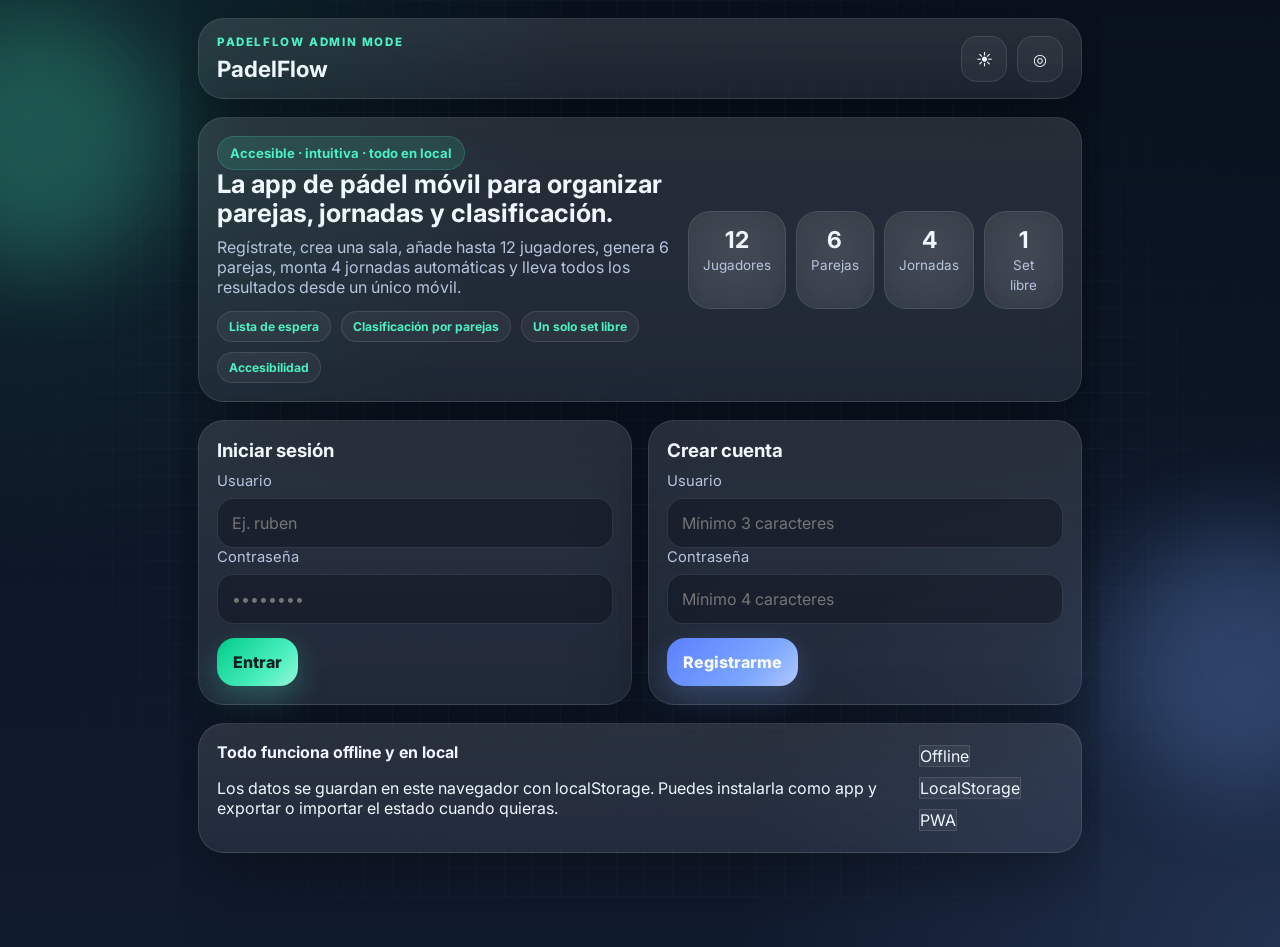
<file: index.html>
<!DOCTYPE html>
<html lang="es">
<head>
  <meta charset="UTF-8">
  <meta name="viewport" content="width=device-width, initial-scale=1.0, viewport-fit=cover">
  <meta name="theme-color" content="#09121f">
  <title>PadelFlow Admin Mode</title>
  <link rel="manifest" href="manifest.webmanifest">
  <link rel="preconnect" href="https://fonts.googleapis.com">
  <link rel="preconnect" href="https://fonts.gstatic.com" crossorigin>
  <link href="https://fonts.googleapis.com/css2?family=Inter:wght@400;500;600;700;800;900&display=swap" rel="stylesheet">
  <link rel="stylesheet" href="style.css">
</head>
<body>
  <a class="skip-link" href="#mainContent">Saltar al contenido</a>
  <div class="app-shell">
    <div class="bg-orb orb-1" aria-hidden="true"></div>
    <div class="bg-orb orb-2" aria-hidden="true"></div>
    <div class="bg-grid" aria-hidden="true"></div>

    <header class="topbar glass" role="banner">
      <div>
        <p class="eyebrow">PadelFlow Admin Mode</p>
        <h1>PadelFlow</h1>
      </div>
      <div class="topbar-actions">
        <button id="themeToggle" class="icon-btn" type="button" aria-label="Cambiar entre modo claro y oscuro">◐</button>
        <button id="motionToggle" class="icon-btn" type="button" aria-label="Activar o desactivar animaciones">◎</button>
        <div id="userBadge" class="user-badge hidden" aria-live="polite"></div>
      </div>
    </header>

    <main id="mainContent"></main>
  </div>

  <div id="toastContainer" class="toast-container" aria-live="polite" aria-atomic="true"></div>

  <template id="authTemplate">
    <section class="screen stack-lg">
      <section class="hero hero-landing glass">
        <div class="stack-md">
          <span class="hero-chip">Accesible · intuitiva · todo en local</span>
          <h2>La app de pádel móvil para organizar parejas, jornadas y clasificación.</h2>
          <p>Regístrate, crea una sala, añade hasta 12 jugadores, genera 6 parejas, monta 4 jornadas automáticas y lleva todos los resultados desde un único móvil.</p>
          <div class="chip-row">
            <span class="chip">Lista de espera</span>
            <span class="chip">Clasificación por parejas</span>
            <span class="chip">Un solo set libre</span>
            <span class="chip">Accesibilidad</span>
          </div>
        </div>
        <div class="hero-stats" aria-label="Resumen de funcionalidades">
          <div class="metric-card glass-lite"><strong>12</strong><span>Jugadores</span></div>
          <div class="metric-card glass-lite"><strong>6</strong><span>Parejas</span></div>
          <div class="metric-card glass-lite"><strong>4</strong><span>Jornadas</span></div>
          <div class="metric-card glass-lite"><strong>1</strong><span>Set libre</span></div>
        </div>
      </section>

      <div class="grid-two">
        <section class="card glass" aria-labelledby="loginTitle">
          <h3 id="loginTitle">Iniciar sesión</h3>
          <form id="loginForm" class="stack-md" novalidate>
            <label><span>Usuario</span><input name="username" autocomplete="username" required minlength="3" placeholder="Ej. ruben"></label>
            <label><span>Contraseña</span><input name="password" autocomplete="current-password" type="password" required minlength="4" placeholder="••••••••"></label>
            <button class="btn btn-primary" type="submit">Entrar</button>
          </form>
        </section>

        <section class="card glass" aria-labelledby="registerTitle">
          <h3 id="registerTitle">Crear cuenta</h3>
          <form id="registerForm" class="stack-md" novalidate>
            <label><span>Usuario</span><input name="username" autocomplete="username" required minlength="3" maxlength="20" placeholder="Mínimo 3 caracteres"></label>
            <label><span>Contraseña</span><input name="password" autocomplete="new-password" type="password" required minlength="4" maxlength="24" placeholder="Mínimo 4 caracteres"></label>
            <button class="btn btn-secondary" type="submit">Registrarme</button>
          </form>
        </section>
      </div>

      <section class="info-row glass">
        <div>
          <strong>Todo funciona offline y en local</strong>
          <p>Los datos se guardan en este navegador con localStorage. Puedes instalarla como app y exportar o importar el estado cuando quieras.</p>
        </div>
        <div class="mini-pills"><span>Offline</span><span>LocalStorage</span><span>PWA</span></div>
      </section>
    </section>
  </template>

  <template id="lobbyTemplate">
    <section class="screen stack-lg">
      <section class="hero glass">
        <div class="hero-row wrap-mobile">
          <div>
            <p class="eyebrow">Lobby principal</p>
            <h2>Salas, accesos rápidos y herramientas</h2>
            <p>Crea una sala, entra por código y usa las herramientas locales para guardar una copia o cargar una demo.</p>
          </div>
          <div class="hero-actions">
            <button id="seedDemoBtn" class="btn btn-ghost" type="button">Cargar demo</button>
            <button id="logoutBtn" class="btn btn-ghost" type="button">Salir</button>
          </div>
        </div>
      </section>

      <div class="grid-two">
        <section class="card glass">
          <h3>Crear sala</h3>
          <form id="createRoomForm" class="stack-md">
            <label><span>Nombre de la sala</span><input name="roomName" required maxlength="30" placeholder="Ej. Liga Sábado Mañana"></label>
            <button class="btn btn-primary" type="submit">Crear sala</button>
          </form>
        </section>

        <section class="card glass">
          <h3>Entrar por código</h3>
          <form id="joinByCodeForm" class="stack-md">
            <label><span>Código de sala</span><input name="roomCode" required maxlength="8" placeholder="Ej. PF4K9A"></label>
            <button class="btn btn-secondary" type="submit">Acceder</button>
          </form>
        </section>
      </div>

      <section class="card glass stack-md">
        <div class="section-title-row wrap-mobile"><h3>Herramientas locales</h3><span class="subtle">Copia de seguridad y reinicio</span></div>
        <div class="tool-grid-3">
          <button id="exportStateBtn" class="btn btn-ghost" type="button">Exportar datos</button>
          <label class="file-input-btn btn btn-ghost" for="importStateInput">Importar datos</label>
          <input id="importStateInput" class="hidden" type="file" accept="application/json">
          <button id="resetStateBtn" class="btn btn-danger" type="button">Resetear app</button>
        </div>
      </section>

      <section class="stack-md">
        <div class="section-title-row wrap-mobile"><h3>Salas disponibles</h3><span class="subtle">Vista rápida local</span></div>
        <div id="roomsList" class="stack-md"></div>
      </section>
    </section>
  </template>

  <template id="roomTemplate">
    <section class="screen stack-lg">
      <section class="hero glass room-hero">
        <div class="hero-row wrap-mobile">
          <div>
            <p class="eyebrow">Sala de juego</p>
            <h2 id="roomTitle"></h2>
            <p id="roomMeta"></p>
          </div>
          <div class="hero-actions">
            <button id="copyCodeBtn" class="btn btn-ghost" type="button">Copiar código</button>
            <button id="shareSummaryBtn" class="btn btn-ghost" type="button">Copiar resumen</button>
            <button id="leaveRoomBtn" class="btn btn-danger" type="button">Salir de sala</button>
            <button id="backLobbyBtn" class="btn btn-ghost" type="button">Volver</button>
          </div>
        </div>
        <div id="roomTopStats" class="top-metrics"></div>
      </section>

      <nav class="quick-tabs card glass" aria-label="Navegación interna de la sala">
        <a href="#playersSection" class="chip">Jugadores</a>
        <a href="#pairsSection" class="chip">Parejas</a>
        <a href="#scheduleSection" class="chip">Jornadas</a>
        <a href="#standingsSection" class="chip">Clasificación</a>
        <a href="#socialSection" class="chip">Historial y chat</a>
      </nav>

      <section id="playersSection" class="card glass stack-md">
        <div class="section-title-row wrap-mobile"><h3>Jugadores</h3><span id="capacityBadge" class="capacity-badge"></span></div>
        <div id="playersGrid" class="players-grid"></div>
      </section>

      <section id="attendanceCard" class="card glass stack-md"></section>
      <section id="waitlistCard" class="card glass stack-md"></section>
      <section id="adminPanel" class="stack-lg"></section>

      <div class="grid-two room-grid-bottom">
        <section id="pairsSection" class="card glass stack-md">
          <div class="section-title-row wrap-mobile"><h3>Parejas</h3><span class="subtle">Sorteo inicial</span></div>
          <div id="pairsList" class="stack-sm"></div>
        </section>

        <section id="standingsSection" class="card glass stack-md">
          <div class="section-title-row wrap-mobile"><h3>Clasificación</h3><span class="subtle">Por parejas</span></div>
          <div id="standingsPodium"></div>
          <div id="standingsTable"></div>
        </section>
      </div>

      <section id="scheduleSection" class="card glass stack-md">
        <div class="section-title-row wrap-mobile"><h3>Jornadas y resultados</h3><span class="subtle">Un solo set libre</span></div>
        <div id="nextPendingWrap"></div>
        <div id="matchesBoard"></div>
      </section>

      <section id="socialSection" class="grid-two room-grid-bottom">
        <section class="card glass stack-md">
          <div class="section-title-row wrap-mobile"><h3>Historial</h3><span class="subtle">Últimos cambios</span></div>
          <div id="historyFeed" class="stack-sm"></div>
        </section>

        <section class="card glass stack-md">
          <div class="section-title-row wrap-mobile"><h3>Chat</h3><span class="subtle">Mensajes de sala</span></div>
          <div id="chatMessages" class="stack-sm"></div>
          <form id="chatForm" class="chat-form">
            <input name="message" maxlength="180" placeholder="Escribe un mensaje rápido">
            <button class="btn btn-primary" type="submit">Enviar</button>
          </form>
        </section>
      </section>

      <section class="card glass stack-md">
        <div class="section-title-row wrap-mobile"><h3>Avisos</h3><span class="subtle">Centro de avisos</span></div>
        <div id="notificationsFeed" class="stack-sm"></div>
      </section>
    </section>
  </template>

  <script src="app.js"></script>
</body>
</html>
</file>
<file: style.css>
:root {
  color-scheme: dark;
  --bg: #08111d;
  --bg-2: #111b2e;
  --text: #eff7ff;
  --muted: #b6c5df;
  --line: rgba(255,255,255,.1);
  --glass: rgba(255,255,255,.08);
  --glass-2: rgba(255,255,255,.12);
  --shadow: 0 24px 70px rgba(0,0,0,.35);
  --accent: #4df0c0;
  --accent-2: #7ba7ff;
  --accent-3: #c88cff;
  --danger: #ff7979;
  --warning: #ffd166;
  --success: #8ef0b8;
  --surface: rgba(255,255,255,.05);
  --surface-2: rgba(255,255,255,.035);
  --focus: 0 0 0 4px rgba(77,240,192,.18);
  --radius-xl: 26px;
  --radius-lg: 22px;
  --radius-md: 18px;
  --radius-sm: 14px;
}

:root[data-theme="light"] {
  color-scheme: light;
  --bg: #eff7ff;
  --bg-2: #dae9fb;
  --text: #0c1830;
  --muted: #506077;
  --line: rgba(12,24,48,.1);
  --glass: rgba(255,255,255,.65);
  --glass-2: rgba(255,255,255,.78);
  --shadow: 0 18px 55px rgba(31,50,92,.18);
  --surface: rgba(255,255,255,.54);
  --surface-2: rgba(255,255,255,.8);
}

:root[data-motion="reduced"] * {
  animation: none !important;
  transition: none !important;
  scroll-behavior: auto !important;
}

* { box-sizing: border-box; }
html { scroll-behavior: smooth; }
html, body { min-height: 100%; margin: 0; }
body {
  font-family: Inter, system-ui, -apple-system, BlinkMacSystemFont, "Segoe UI", sans-serif;
  background:
    radial-gradient(circle at top left, rgba(77,240,192,.12), transparent 36%),
    radial-gradient(circle at bottom right, rgba(123,167,255,.16), transparent 34%),
    linear-gradient(180deg, var(--bg), var(--bg-2));
  color: var(--text);
}

button, input, select { font: inherit; }
a { color: inherit; }
img { max-width: 100%; display: block; }
:focus-visible { outline: none; box-shadow: var(--focus); }
.hidden { display: none !important; }
.subtle, .meta-note, small { color: var(--muted); }

.skip-link {
  position: absolute;
  top: -40px;
  left: 12px;
  z-index: 100;
  background: #fff;
  color: #000;
  padding: 10px 14px;
  border-radius: 12px;
}
.skip-link:focus { top: 12px; }

.app-shell {
  max-width: 920px;
  margin: 0 auto;
  min-height: 100vh;
  position: relative;
  padding: 16px 14px 46px;
  overflow: hidden;
}

.bg-orb {
  position: fixed;
  width: 260px;
  height: 260px;
  filter: blur(46px);
  opacity: .24;
  border-radius: 50%;
  z-index: 0;
  animation: float 12s ease-in-out infinite;
}
.orb-1 { background: var(--accent); top: 12px; left: -90px; }
.orb-2 { background: var(--accent-2); right: -90px; bottom: 110px; animation-delay: -5s; }
.bg-grid {
  position: fixed;
  inset: 0;
  pointer-events: none;
  z-index: 0;
  background-image: linear-gradient(rgba(255,255,255,.03) 1px, transparent 1px), linear-gradient(90deg, rgba(255,255,255,.03) 1px, transparent 1px);
  background-size: 28px 28px;
  mask-image: radial-gradient(circle at center, black 45%, transparent 90%);
}

.topbar, main { position: relative; z-index: 2; }
.topbar {
  display: flex;
  justify-content: space-between;
  align-items: center;
  gap: 12px;
  margin-bottom: 18px;
  padding: 16px 18px;
}
.topbar h1 { margin: 2px 0 0; font-size: 1.4rem; }
.topbar-actions { display: flex; gap: 10px; align-items: center; }
.icon-btn {
  width: 46px;
  height: 46px;
  border-radius: 16px;
  border: 1px solid var(--line);
  background: var(--surface);
  color: var(--text);
  cursor: pointer;
}
.user-badge {
  padding: 10px 12px;
  border-radius: 16px;
  background: var(--surface);
  border: 1px solid var(--line);
  font-weight: 700;
  max-width: 150px;
  white-space: nowrap;
  overflow: hidden;
  text-overflow: ellipsis;
}

.glass, .glass-lite {
  background: linear-gradient(180deg, var(--glass-2), var(--glass));
  border: 1px solid var(--line);
  border-radius: var(--radius-xl);
  backdrop-filter: blur(20px);
  -webkit-backdrop-filter: blur(20px);
  box-shadow: var(--shadow);
}
.glass-lite {
  box-shadow: none;
  border-radius: var(--radius-lg);
  background: var(--surface);
}
.screen, .stack-lg { display: block; }
.stack-lg > * + * { margin-top: 18px; }
.stack-md > * + * { margin-top: 14px; }
.stack-sm > * + * { margin-top: 10px; }
.card, .hero, .info-row { padding: 18px; }
.hero h2, .card h3, .card h4 { margin: 0 0 10px; }
.hero h2 { font-size: clamp(1.5rem, 2vw, 1.9rem); line-height: 1.12; }
.hero p, .card p { margin: 0; color: var(--muted); }
.eyebrow {
  margin: 0 0 6px;
  color: var(--accent);
  text-transform: uppercase;
  letter-spacing: .14em;
  font-size: .72rem;
  font-weight: 800;
}
.hero-chip, .chip, .status-pill, .tiny-pill, .level-pill {
  display: inline-flex;
  align-items: center;
  justify-content: center;
  gap: 6px;
  padding: 8px 12px;
  border-radius: 999px;
  border: 1px solid rgba(77,240,192,.18);
  background: rgba(77,240,192,.12);
  color: var(--accent);
  font-size: .82rem;
  font-weight: 700;
}
.chip, .tiny-pill, .level-pill { padding: 7px 11px; font-size: .76rem; }
.level-pill { background: rgba(123,167,255,.12); border-color: rgba(123,167,255,.18); color: var(--accent-2); }
.status-pill.full { color: #ffb4b4; background: rgba(255,121,121,.12); border-color: rgba(255,121,121,.18); }
.status-pill.near { color: var(--warning); background: rgba(255,209,102,.14); border-color: rgba(255,209,102,.18); }
.status-pill.live { color: var(--accent-2); background: rgba(123,167,255,.12); border-color: rgba(123,167,255,.18); }
.chip-row, .hero-actions, .mini-pills, .inline-actions, .admin-panel-actions, .tool-grid-3 {
  display: flex;
  gap: 10px;
  flex-wrap: wrap;
}
.hero-landing {
  display: grid;
  gap: 16px;
  align-items: center;
}
.hero-stats, .top-metrics {
  display: grid;
  grid-template-columns: repeat(2, 1fr);
  gap: 10px;
}
.metric-card {
  padding: 14px;
  text-align: center;
  border-radius: var(--radius-lg);
}
.metric-card strong { display: block; font-size: 1.45rem; }
.metric-card span { color: var(--muted); font-size: .84rem; }
.grid-two, .room-grid-bottom {
  display: grid;
  gap: 16px;
}
.section-title-row, .hero-row, .room-card-head, .room-row, .round-title, .player-row, .match-line {
  display: flex;
  justify-content: space-between;
  align-items: center;
  gap: 10px;
}
.wrap-mobile { flex-wrap: wrap; }

label span {
  display: block;
  margin-bottom: 8px;
  color: var(--muted);
  font-size: .92rem;
}
input, select {
  width: 100%;
  border: 1px solid var(--line);
  border-radius: 16px;
  background: rgba(7,11,21,.36);
  color: var(--text);
  padding: 14px;
  outline: none;
}
:root[data-theme="light"] input,
:root[data-theme="light"] select { background: rgba(255,255,255,.82); }

.btn {
  border: none;
  border-radius: 18px;
  padding: 14px 16px;
  font-weight: 800;
  cursor: pointer;
  transition: transform .18s ease, filter .18s ease, opacity .18s ease;
}
.btn:hover { transform: translateY(-1px); filter: brightness(1.02); }
.btn:disabled { opacity: .5; cursor: not-allowed; }
.btn-primary {
  color: #08231b;
  background: linear-gradient(135deg, #00cb89, #4df0c0 65%, #97f7db);
  box-shadow: 0 12px 30px rgba(77,240,192,.25);
}
.btn-secondary {
  color: #f7fbff;
  background: linear-gradient(135deg, #5b7fff, #7ba7ff 65%, #b3c9ff);
  box-shadow: 0 12px 30px rgba(123,167,255,.24);
}
.btn-ghost {
  color: var(--text);
  background: var(--surface);
  border: 1px solid var(--line);
}
.btn-danger {
  color: white;
  background: linear-gradient(135deg, #ff6f6f, #ff9f9f);
}
.btn-warning {
  color: #342500;
  background: linear-gradient(135deg, #ffc34f, #ffd166);
}
.btn-small {
  padding: 10px 12px;
  border-radius: 14px;
  font-size: .84rem;
}
.file-input-btn { justify-content: center; text-align: center; }

.quick-tabs { display: flex; gap: 10px; flex-wrap: wrap; }
.info-row { display: flex; justify-content: space-between; gap: 16px; align-items: center; }
.mini-pills span, .chip {
  border: 1px solid var(--line);
  background: var(--surface);
}

.room-card, .pair-card, .round-card, .match-card, .player-profile-card, .history-item, .waitlist-item, .achievement-card, .notice-card {
  background: var(--surface);
  border: 1px solid var(--line);
  border-radius: var(--radius-lg);
  padding: 14px;
}
.room-meta, .stat-line, .top-inline-grid {
  display: grid;
  grid-template-columns: repeat(3, 1fr);
  gap: 8px;
}
.room-meta .meta-box, .mini-stat, .top-inline-grid > div {
  background: var(--surface-2);
  border: 1px solid var(--line);
  border-radius: 16px;
  padding: 10px;
  text-align: center;
}
.room-meta strong, .mini-stat strong { display: block; }
.room-state-tags { display: flex; gap: 8px; flex-wrap: wrap; margin-top: 12px; }
.empty-state {
  padding: 18px;
  border-radius: 18px;
  text-align: center;
  color: var(--muted);
  background: var(--surface);
  border: 1px dashed var(--line);
}
.players-grid, .players-stats-grid, .waitlist-grid, .attendance-grid, .achievements-grid, .elo-grid {
  display: grid;
  grid-template-columns: repeat(2, minmax(0, 1fr));
  gap: 12px;
}
.player-chip {
  display: flex;
  justify-content: space-between;
  align-items: center;
  gap: 10px;
  background: var(--surface);
  border: 1px solid var(--line);
  border-radius: 18px;
  padding: 14px;
}
.player-chip.admin { border-color: rgba(77,240,192,.35); box-shadow: inset 0 0 0 1px rgba(77,240,192,.12); }
.player-chip .chip-main { display: flex; gap: 12px; align-items: center; min-width: 0; }
.avatar {
  width: 44px;
  height: 44px;
  border-radius: 14px;
  display: inline-flex;
  align-items: center;
  justify-content: center;
  flex: 0 0 auto;
  font-weight: 900;
  color: white;
  background: linear-gradient(135deg, rgba(77,240,192,.3), rgba(123,167,255,.32));
}
.player-role { color: var(--muted); font-size: .77rem; }
.capacity-badge {
  padding: 8px 12px;
  border-radius: 999px;
  font-weight: 800;
  background: rgba(77,240,192,.12);
  color: var(--accent);
}
.capacity-badge.full { background: rgba(255,121,121,.12); color: #ffb4b4; }
.capacity-badge.near { background: rgba(255,209,102,.14); color: var(--warning); }

.tool-row {
  display: grid;
  grid-template-columns: 1.2fr auto;
  gap: 10px;
}
.admin-tools-grid { display: grid; gap: 10px; }
.score-grid {
  display: grid;
  grid-template-columns: repeat(6, 1fr);
  gap: 8px;
  margin: 12px 0;
}
.result-badge {
  padding: 8px 10px;
  border-radius: 999px;
  background: rgba(123,167,255,.12);
  color: #bfd2ff;
  font-weight: 700;
  font-size: .8rem;
}
.table-wrap { overflow-x: auto; }
table {
  width: 100%;
  border-collapse: collapse;
  min-width: 560px;
  font-size: .92rem;
}
th, td {
  text-align: left;
  padding: 12px 8px;
  border-bottom: 1px solid var(--line);
  vertical-align: top;
}
thead th {
  color: var(--muted);
  font-size: .76rem;
  text-transform: uppercase;
  letter-spacing: .06em;
}

.podium {
  display: grid;
  grid-template-columns: repeat(3, 1fr);
  gap: 10px;
  margin-bottom: 14px;
}
.podium-card {
  padding: 12px;
  border-radius: 20px;
  text-align: center;
  background: var(--surface);
  border: 1px solid var(--line);
}
.podium-card.first {
  transform: translateY(-6px);
  background: linear-gradient(180deg, rgba(77,240,192,.16), var(--surface));
  border-color: rgba(77,240,192,.3);
}
.podium-card.second {
  background: linear-gradient(180deg, rgba(123,167,255,.13), var(--surface));
}
.podium-card.third {
  background: linear-gradient(180deg, rgba(200,140,255,.12), var(--surface));
}

.elo-card, .achievement-card {
  border-radius: 18px;
  padding: 12px;
  border: 1px solid var(--line);
  background: var(--surface);
}
.elo-card strong, .achievement-card strong { display: block; font-size: .88rem; }
.elo-card b { font-size: 1.1rem; }
.progress-bar {
  width: 100%;
  height: 10px;
  background: rgba(255,255,255,.08);
  border-radius: 999px;
  overflow: hidden;
}
.progress-bar > span {
  display: block;
  height: 100%;
  width: 0;
  background: linear-gradient(90deg, var(--accent), var(--accent-2));
}
.achievement-card.unlocked { border-color: rgba(77,240,192,.32); }
.achievement-card.locked { opacity: .72; }

.round-card .matches-grid {
  display: grid;
  gap: 10px;
  margin-top: 12px;
}
.match-card .score-form { margin-top: 12px; }
.match-card.done { border-color: rgba(77,240,192,.2); }
.round-mvp { margin-top: 10px; }

.chat-feed, .history-feed {
  display: grid;
  gap: 10px;
  max-height: 360px;
  overflow: auto;
  padding-right: 4px;
}
.chat-form {
  display: grid;
  grid-template-columns: 1fr auto;
  gap: 10px;
}
.chat-msg, .history-item {
  display: grid;
  gap: 4px;
}
.chat-msg {
  background: var(--surface);
  border: 1px solid var(--line);
  border-radius: 18px;
  padding: 12px;
}
.chat-msg.mine {
  border-color: rgba(77,240,192,.3);
  background: linear-gradient(180deg, rgba(77,240,192,.12), var(--surface));
}
.chat-msg p { margin: 0; color: var(--text); }
.history-item {
  grid-template-columns: 10px 1fr;
  align-items: start;
}
.history-dot {
  width: 10px;
  height: 10px;
  border-radius: 50%;
  background: var(--accent);
  margin-top: 8px;
  box-shadow: 0 0 0 4px rgba(77,240,192,.15);
}
.history-dot.pulse { animation: pulse 1.6s infinite; }

.toast-container {
  position: fixed;
  left: 50%;
  bottom: 18px;
  transform: translateX(-50%);
  display: grid;
  gap: 8px;
  z-index: 50;
  width: min(92vw, 420px);
}
.toast {
  padding: 12px 14px;
  border-radius: 16px;
  background: rgba(8, 17, 29, .92);
  color: white;
  border: 1px solid rgba(255,255,255,.08);
  box-shadow: 0 16px 36px rgba(0,0,0,.34);
  animation: slideUp .25s ease;
}
:root[data-theme="light"] .toast { background: rgba(12,24,48,.9); }

@keyframes slideUp {
  from { opacity: 0; transform: translateY(8px); }
  to { opacity: 1; transform: translateY(0); }
}
@keyframes float {
  0%,100% { transform: translateY(0); }
  50% { transform: translateY(-14px); }
}
@keyframes pulse {
  0%,100% { transform: scale(1); opacity: 1; }
  50% { transform: scale(1.16); opacity: .75; }
}

@media (min-width: 720px) {
  .app-shell { padding: 18px 18px 54px; }
  .grid-two, .room-grid-bottom { grid-template-columns: repeat(2, minmax(0, 1fr)); }
  .tool-grid-3 { display: grid; grid-template-columns: repeat(3, minmax(0, 1fr)); }
  .hero-landing { grid-template-columns: 1.15fr .95fr; }
  .hero-stats, .top-metrics { grid-template-columns: repeat(4, 1fr); }
  .players-grid, .players-stats-grid, .waitlist-grid, .attendance-grid, .achievements-grid { grid-template-columns: repeat(3, minmax(0,1fr)); }
  .elo-grid { grid-template-columns: repeat(4, minmax(0,1fr)); }
}

@media (max-width: 719px) {
  .btn { width: 100%; }
  .hero-actions .btn, .tool-grid-3 .btn, .admin-panel-actions .btn, .inline-actions .btn { width: auto; }
  .chat-form { grid-template-columns: 1fr; }
  .score-grid { grid-template-columns: repeat(3, 1fr); }
  .podium { grid-template-columns: 1fr; }
  .room-meta, .stat-line, .top-inline-grid { grid-template-columns: repeat(2, 1fr); }
}


.pair-standings-list { display: grid; gap: 12px; }
.pair-standing-card {
  display: grid;
  grid-template-columns: 56px minmax(0,1fr);
  gap: 12px;
  align-items: center;
  padding: 14px;
  border-radius: 20px;
  border: 1px solid var(--line);
  background: var(--surface);
}
.pair-standing-card.top { background: linear-gradient(180deg, rgba(77,240,192,.10), var(--surface)); }
.pair-standing-rank {
  width: 56px; height: 56px; border-radius: 18px; display:flex; align-items:center; justify-content:center;
  font-weight: 900; font-size: 1.15rem; background: var(--surface-2); border:1px solid var(--line);
}
.pair-standing-main { min-width: 0; }
.pair-standing-name { font-weight: 800; line-height: 1.15; }
.pair-standing-meta { color: var(--muted); font-size: .88rem; margin-top: 4px; }
.pair-standing-side {
  grid-column: 1 / -1; display:flex; gap:8px; flex-wrap:wrap;
}
.pair-standing-side span {
  border: 1px solid var(--line); background: var(--surface-2); border-radius: 999px; padding: 7px 10px; font-size: .8rem;
}
.pair-podium { margin-bottom: 12px; }

.score-form-vertical { margin-top: 12px; }
.score-sheet {
  display: grid; gap: 10px; padding: 12px; border-radius: 18px; background: var(--surface-2); border: 1px solid var(--line);
}
.score-sheet-head, .score-team-row {
  display: grid; grid-template-columns: minmax(120px, 1.7fr) repeat(3, minmax(0, .75fr)); gap: 8px; align-items: center;
}
.score-sheet-head { color: var(--muted); font-size: .78rem; font-weight: 700; }
.score-sheet-head span { text-align: center; }
.score-team-name {
  font-weight: 800; line-height: 1.15; padding-right: 4px;
}
.score-team-row input {
  text-align: center; padding: 14px 8px; font-size: 1.05rem; font-weight: 800; border-radius: 14px;
}
.team-a .score-team-name { color: var(--text); }
.team-b .score-team-name { color: var(--muted); }
@media (max-width: 640px) {
  .room-grid-bottom { grid-template-columns: 1fr; }
  .quick-tabs { display: none; }
  .table-wrap table { font-size: .9rem; }
  .score-sheet-head, .score-team-row {
    grid-template-columns: minmax(100px, 1.4fr) repeat(3, minmax(0, 1fr));
  }
  .score-team-name { font-size: .9rem; }
  .score-team-row input { min-height: 50px; }
}


.single-set-chip {
  display:inline-flex;
  align-items:center;
  justify-content:center;
  padding:8px 12px;
  border-radius:999px;
  background: rgba(77,240,192,.12);
  border:1px solid rgba(77,240,192,.18);
  color: var(--accent);
  font-weight: 800;
  font-size: .8rem;
  width: fit-content;
}
.score-form-single-set { margin-top: 12px; }
.score-sheet-single {
  display:grid;
  gap:12px;
  padding:14px;
  border-radius: 20px;
  background: var(--surface-2);
  border:1px solid var(--line);
}
.score-stack-team {
  display:grid;
  gap:10px;
  padding:12px;
  border-radius:18px;
  border:1px solid var(--line);
  background: var(--surface);
}
.score-team-label {
  font-size: .78rem;
  text-transform: uppercase;
  letter-spacing: .08em;
  color: var(--muted);
  font-weight: 800;
}
.score-game-field span {
  display:block;
  margin-bottom:8px;
  color: var(--muted);
  font-size: .88rem;
}
.score-game-field input {
  text-align:center;
  padding:18px 12px;
  min-height:64px;
  font-size:1.45rem;
  font-weight:900;
  border-radius:18px;
}
.score-vs {
  text-align:center;
  font-weight: 900;
  letter-spacing: .16em;
  color: var(--muted);
}
@media (max-width: 640px) {
  .pair-standing-card {
    grid-template-columns: 50px minmax(0,1fr);
    padding: 12px;
    gap: 10px;
  }
  .pair-standing-rank {
    width: 50px; height: 50px; border-radius: 16px;
  }
  .pair-standing-name { font-size: 1rem; }
  .pair-standing-meta { font-size: .83rem; }
  .pair-standing-side {
    display:grid;
    grid-template-columns: 1fr;
  }
  .pair-standing-side span {
    text-align:center;
    font-size: .78rem;
  }
}


/* Mobile refinement v6 */
#mainContent{padding-bottom:40px}
.mobile-clean-list{display:flex;flex-direction:column;gap:12px}
.pair-standing-card{display:grid;grid-template-columns:52px 1fr;gap:12px;align-items:start;padding:14px;border:1px solid var(--line);border-radius:18px;background:rgba(255,255,255,.05)}
.pair-standing-card .pair-standing-side{grid-column:2;display:flex;justify-content:space-between;gap:12px;flex-wrap:wrap;color:var(--muted);font-size:.92rem}
.pair-standing-card .pair-standing-side.compact span{background:rgba(255,255,255,.06);padding:6px 10px;border-radius:999px}
.pair-standing-rank{width:52px;height:52px;border-radius:16px;display:grid;place-items:center;font-weight:800;font-size:1.1rem;background:linear-gradient(135deg,var(--accent-2),var(--accent-3));color:white}
.pair-standing-name{font-size:1rem;font-weight:800;line-height:1.25}
.pair-standing-chips{display:flex;flex-wrap:wrap;gap:8px;margin-top:8px}
.next-match-card{display:flex;align-items:center;justify-content:space-between;gap:16px;padding:16px;border-radius:20px;margin-bottom:16px;border:1px solid var(--line)}
.next-match-card.done{opacity:.92}
.next-match-teams{margin-top:8px;font-weight:700;line-height:1.5}
.next-match-teams span{opacity:.7;margin:0 6px}
.cleaner-mobile-score{gap:14px}
.cleaner-mobile-score .single-set-chip{justify-self:start}
.quick-score-grid{display:grid;grid-template-columns:48px 1fr 48px;gap:10px;align-items:center;margin-top:10px}
.quick-score-grid input{height:56px;text-align:center;font-size:1.25rem;font-weight:800;border-radius:16px}
.quick-step,.preset-score-btn{appearance:none;border:1px solid var(--line);background:rgba(255,255,255,.07);color:var(--text);border-radius:14px;font-weight:800}
.quick-step{height:56px;font-size:1.5rem}
.preset-row{display:grid;grid-template-columns:repeat(5,1fr);gap:8px;margin-top:10px}
.preset-score-btn{height:40px}
.score-vs.big{font-size:.9rem;letter-spacing:.18em;opacity:.7}
.sticky-actions-mobile{position:sticky;bottom:8px;padding-top:10px;background:linear-gradient(180deg,rgba(8,17,29,0),rgba(8,17,29,.9) 40%)}
.result-badge.draw{background:rgba(255,209,102,.16);color:#ffd166;border:1px solid rgba(255,209,102,.35)}
.match-card.draw{border-color:rgba(255,209,102,.35)}
.chat-form{display:grid;grid-template-columns:1fr auto;gap:10px}
.chat-form input{min-height:48px}
#chatMessages,#historyFeed,#notificationsFeed{max-height:320px;overflow:auto}
@media (max-width: 760px){
  .grid-two,.room-grid-bottom,#socialSection{grid-template-columns:1fr!important;display:grid;gap:16px}
  .hero-actions{display:grid;grid-template-columns:1fr 1fr;gap:10px;width:100%}
  .hero-actions .btn{width:100%}
  .next-match-card{flex-direction:column;align-items:stretch}
  .pair-podium{display:grid;grid-template-columns:1fr;gap:10px}
  .podium-card.first{order:-1}
  .score-sheet-single{padding:0}
  .quick-score-grid{grid-template-columns:44px 1fr 44px}
  .preset-row{grid-template-columns:repeat(5,1fr)}
  .chat-form{grid-template-columns:1fr}
}
</file>
